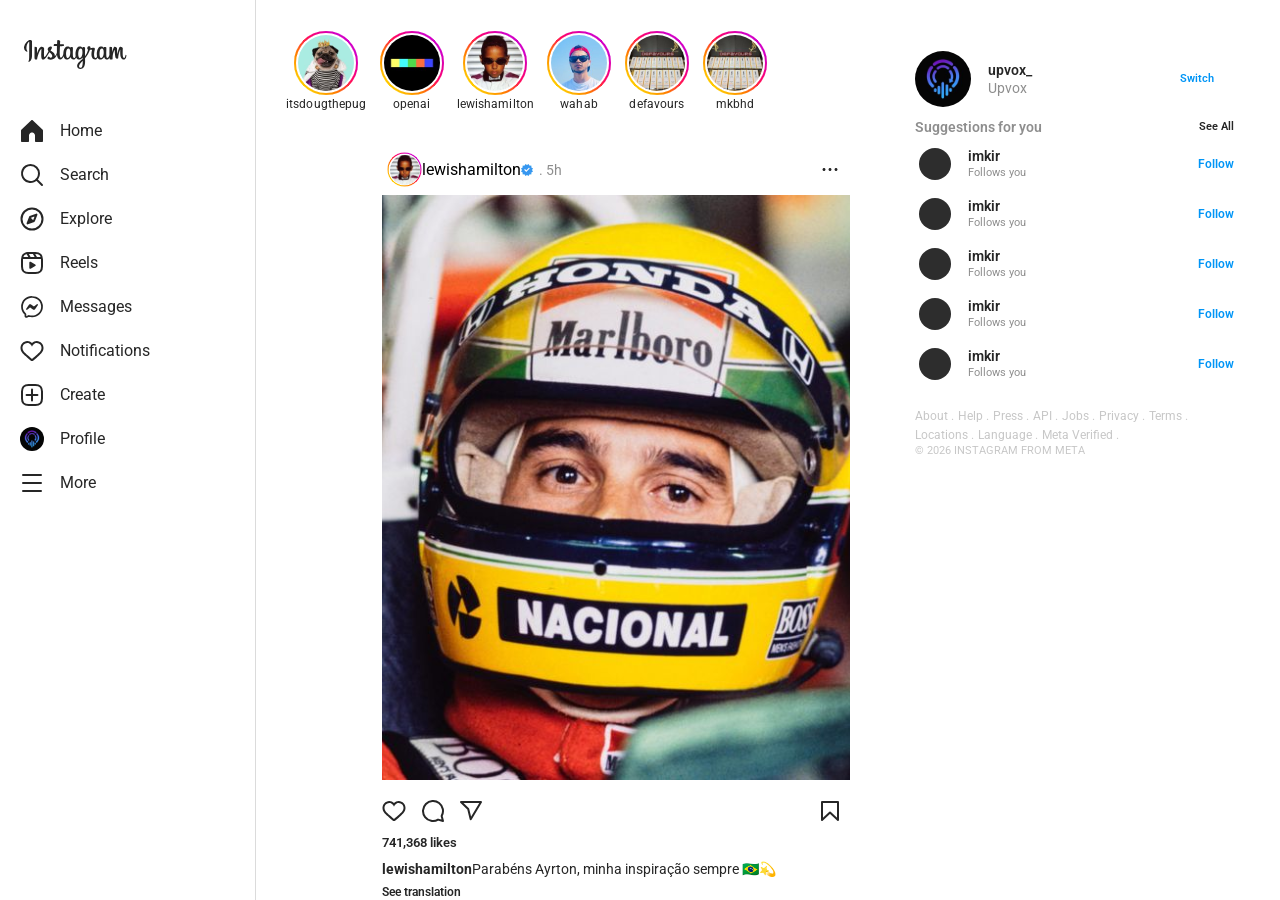
<file: Unit-1/Insta-Clone/index.html>
<!doctype html>
<html lang="en">
  <head>
    <meta charset="UTF-8" />
    <meta name="viewport" content="width=device-width, initial-scale=1.0" />
    <title>Instagram</title>
    <link rel="stylesheet" href="style.css" />
  </head>
  <body>
    <div id="main">
      <section id="sidebar">
        <img src="./assets/insta_logo.svg" alt="insta_logo" />
        <ul>
          <li><img src="./assets/home_icon.svg" alt="home_icon" />Home</li>
          <li>
            <img src="./assets/search_icon.svg" alt="search_icon" />Search
          </li>
          <li>
            <img src="./assets/explore_icon.svg" alt="explore_icon" />Explore
          </li>
          <li><img src="./assets/reels_icon.svg" alt="reels_icon" />Reels</li>
          <li>
            <img src="./assets/message_icon.svg" alt="message_icon" />Messages
          </li>
          <li>
            <img src="./assets/heart_icon.svg" alt="heart_icon" />Notifications
          </li>
          <li><img src="./assets/create.svg" alt="create_icon" />Create</li>
          <li><img src="./assets/profile.svg" alt="profile" />Profile</li>
          <li><img src="./assets/more.svg" alt="more" />More</li>
        </ul>
      </section>
      <section id="main-scrollable-container">
        <div id="stories-section">
          <div class="story">
            <div class="stories-image">
              <img src="./assets/story/dog.svg" alt="dog.svg" />
            </div>
            <p>itsdougthepug</p>
          </div>
          <div class="story">
            <div class="stories-image">
              <img src="./assets/story/openai.svg" alt="openai.svg" />
            </div>
            <p>openai</p>
          </div>
          <div class="story">
            <div class="stories-image">
              <img
                src="./assets/story/lewishamilton.svg"
                alt="lewishamilton.svg"
              />
            </div>
            <p>lewishamilton</p>
          </div>
          <div class="story">
            <div class="stories-image">
              <img src="./assets/story/wahab.svg" alt="wahab.svg" />
            </div>
            <p>wahab</p>
          </div>
          <div class="story">
            <div class="stories-image">
              <img src="./assets/story/defavours.svg" alt="defavours.svg" />
            </div>
            <p>defavours</p>
          </div>
          <div class="story">
            <div class="stories-image">
              <img src="./assets/story/mkbhd.svg" alt="mkbhd.svg" />
            </div>
            <p>mkbhd</p>
          </div>
        </div>
        <footer>
          <div id="user_profile">
            <div id="user_profile_left">
              <img src="./assets/user_image2.svg" alt="user_image2" />
              <div>
                <h4>upvox_</h4>
                <p>Upvox</p>
              </div>
            </div>
            <a href="#">Switch</a>
          </div>

          <div id="footer_suggestions">
            <h5>Suggestions for you</h5>
            <a href="#">See All</a>
          </div>

          <div id="user_suggestions">
            <div class="suggestion_div">
              <div class="suggestion_div_left">
                <div class="suggestion_userimg"></div>
                <div>
                  <h4>imkir</h4>
                  <p>Follows you</p>
                </div>
              </div>
              <a href="#">Follow</a>
            </div>

            <div class="suggestion_div">
              <div class="suggestion_div_left">
                <div class="suggestion_userimg"></div>
                <div>
                  <h4>imkir</h4>
                  <p>Follows you</p>
                </div>
              </div>
              <a href="#">Follow</a>
            </div>

            <div class="suggestion_div">
              <div class="suggestion_div_left">
                <div class="suggestion_userimg"></div>
                <div>
                  <h4>imkir</h4>
                  <p>Follows you</p>
                </div>
              </div>
              <a href="#">Follow</a>
            </div>

            <div class="suggestion_div">
              <div class="suggestion_div_left">
                <div class="suggestion_userimg"></div>
                <div>
                  <h4>imkir</h4>
                  <p>Follows you</p>
                </div>
              </div>
              <a href="#">Follow</a>
            </div>

            <div class="suggestion_div">
              <div class="suggestion_div_left">
                <div class="suggestion_userimg"></div>
                <div>
                  <h4>imkir</h4>
                  <p>Follows you</p>
                </div>
              </div>
              <a href="#">Follow</a>
            </div>

          </div>
          <div id="footer_links">
            <a href="#">About .</a>
            <a href="#">Help .</a>
            <a href="#">Press .</a>
            <a href="#">API .</a>
            <a href="#">Jobs .</a>
            <a href="#">Privacy .</a>
            <a href="#">Terms .</a>
            <a href="#">Locations .</a>
            <a href="#">Language .</a>
            <a href="#">Meta Verified .</a>
          </div>
          <p id="footer_copyright"> &copy; 2026 Instagram from Meta</p>
        </footer>
        <section class="post">
          <div class="post_header">
            <div>
              <div class="user_image">
                <img src="./assets/user_image1.svg" alt="user_image1">
              </div>
              <p class="header_username">lewishamilton</p>
              <img src="./assets/bluetick.svg" alt="bluetick">
              <p class="header_time">. 5h</p>
            </div>

            <img src="./assets/threehorizontaldots.svg" alt="threedot">
          </div>
          <div class="post_image">
            <img src="./assets/post_image.svg" alt="post_image">
          </div>
          <div class="post_buttons">
            <div>
              <img src="./assets/like.svg" alt="like">
              <img src="./assets/comment.svg" alt="comment">
              <img src="./assets/share.svg" alt="share">
            </div>
            <img src="./assets/save.svg " alt="save">
          </div>
          <div class="post_footer">
            <p class="likes_count">741,368 likes</p>
            <p class="caption">
              <b>lewishamilton</b>Parabéns Ayrton, minha inspiração sempre 🇧🇷💫
            </p>
            <p class="translation_option">See translation</p>
            <p class="comment_count">View all 13,384</p>

            <div>
              <p>Add a comment...</p>
              <img src="./assets/smile.svg" alt="smile">
            </div>
          </div>
        </section>
      </section>
    </div>
  </body>
</html>
</file>
<file: Unit-1/Insta-Clone/style.css>
@import url("https://fonts.googleapis.com/css2?family=Roboto:ital,wght@0,100..900;1,100..900&display=swap");

* {
  padding: 0;
  margin: 0;
  box-sizing: border-box;
  font-family: "Roboto", sans-serif;
}

#main {
  display: flex;
}

#sidebar {
  height: 100vh;
  width: 20%;
  min-width: 180px;
  display: flex;
  flex-direction: column;
  border-right: 1px solid #DBDBDB;
}

#sidebar > ul {
  list-style-type: none;
  margin-top: 40px;
}

#sidebar > img {
  width: 103px;
  height: 29px;
  margin: 40px 0px 0px 24px;
}

#sidebar > ul > li {
  display: flex;
  align-items: center;
  padding: 10px 20px;
  color: #262626;
  font-family: Roboto;
  font-size: 16px;
  line-height: 24px;
}

#sidebar > ul > li > img {
  padding-right: 16px;
}

#main-scrollable-container {
  height: 100vh;
  width: 80%;
  overflow: hidden;
  overflow-y: scroll;
  padding: 30px;
  position: relative;
}

#stories-section {
  display: flex;
  width: 50%;
  justify-content: space-between;
}
.story {
  display: flex;
  flex-direction: column;
  align-items: center;
}

.story > p {
  color: #262626;
  text-align: center;
  font-size: 12px;
  line-height: 16px;
  letter-spacing: 0.12px;
}

.stories-image {
  background-image: url("./assets/story/_frame.svg");
  width: 66px;
  height: 66px;
  display: flex;
  justify-content: center;
  align-items: center;
}

.stories-image > img {
  width: 56px;
  height: 56px;
  border-radius: 50%;
}

footer {
  width: 319px;
  position:absolute;
  top:51px;
  right: 46px;
}

#user_profile {
  display: flex;
  justify-content: space-between;
  align-items: center;
}

#user_profile_left {
  display: flex;
  justify-content: space-between;
  align-items: center;
}
#user_profile_left > img {
  border-radius: 50%;
  width: 56px;
  height: 56px;
  margin-right: 17px;
}

#user_profile_left > div > h4 {
  color: #262626;
  font-size: 14px;
  font-weight: 600;
  line-height: 18px;
}

#user_profile_left > div > p {
  color: #8e8e8e;
  font-size: 14px;
  line-height: 18px;
}

#user_profile > a {
  color: #0095f6;
  text-align: center;
  font-size: 11px;
  font-weight: 600;
  line-height: 16px;
  text-decoration: none;
  padding-inline: 20px;
}

#footer_suggestions {
  display: flex;
  justify-content: space-between;
  align-items: center;
  height: 40px;
}

#footer_suggestions > h5 {
  color: #8e8e8e;
  font-size: 14px;
  font-weight: 600;
  line-height: 18px;
}

#footer_suggestions > a {
  color: #262626;
  text-align: center;
  font-size: 11px;
  text-decoration: none;
  font-weight: 600;
  line-height: 16px;
}

#user_suggestions {
  display:flex;
  flex-direction: column;
  gap:16px;
}

.suggestion_div {
  display: flex;
  justify-content: space-between;
  align-items: center;
}

.suggestion_div_left {
  display: flex;
  justify-content: space-between;
  align-items: center;
  gap:17px;
}

.suggestion_userimg {
  width: 32px;
  height: 32px;
  background:#2d2d2d;
  border-radius: 50%;
  margin-left: 4px;
}

.suggestion_div_left > div > h4 {
  color:#262626;
  font-size: 14px;
  font-weight: 600;
  line-height: 18px;
}

.suggestion_div_left > div > p {
  color: #8e8e8e;
  font-size: 11px;
  font-weight: 400;
  line-height: 16px;
}

.suggestion_div > a {
  color: #0095f6;
  text-align: center;
  font-size: 12px;
  font-weight: 600;
  line-height: 16px;
  text-decoration: none;
}

#footer_links {
  margin-top: 24px;
}

#footer_links > a {
  color: #c7c7c7;
  font-size: 12px;
  line-height: 16px;
  text-decoration: none;
}

#footer_copyright {
  color:#c7c7c7;
  font-size: 11px;
  line-height: 16px;
  text-transform: uppercase;
}

.post {
  width:460px;
  margin-left:10%;
  margin-top: 32px;
}

.post_header {
  padding: 8px 0px 8px 5px;
  display: flex;
  margin-top: 12px;
  justify-content: space-between;
  
}

.post_header > div {
  display: flex;
  align-items: center;
}

.user_image {
  background: url("./assets/story/_frame.svg");
  width: 35px;
  height: 35px;
  background-size: 100% 100%;
  display: flex;
  justify-content: center;
  align-items: center;
}

.user_image > img {
  width: 30px;
  height: 30px;
  border-radius: 50%;
}

.heder_username {
  margin-left: 10px;
  margin-right: 4.06px;
}

.header_time {
  color: #8e8e8e;
  font-size: 14px;
  line-height: 18px;
  margin-left: 6px;

}

.post_image {
  width: 100%;
}


.post_buttons {
  display: flex;
  margin-top: 4px;
  width: 100%;
  height: 46px;
  justify-content: space-between;
  align-items: center;
}

.post_buttons > div {
  display: flex;
  justify-content: space-between;
  align-items: center;
  gap:16px;

}

.likes_count {
  color:#262626;
  font-size: 13px;
  font-weight: 600;
  line-height: 18px;
}

.caption {
  color:#262626;
  font-size: 14px;
  line-height: 18px;
  margin-top:8px;
}

.translation_option {
  margin-top:6px;
  color:#262626;
  font-size: 12px;
  font-weight: 600;
  line-height: 16px;
}

.comment_count {
  margin-top:5px;
  color:#8e8e8e;
  font-size: 13px;
  line-height: 18px;
}

.post_footer > div {
  display: flex;
  justify-content: space-between;
  align-items: center;
  margin-top:8px;
}

.post_footer > div > p {
  color:#262626;
  font-size: 14px;
  line-height: 18px;
}


@media screen and (max-width:1102px)  {
  footer {
    display: none;
  }
  .post {
    margin-left: 5%;
  }
}
</file>
